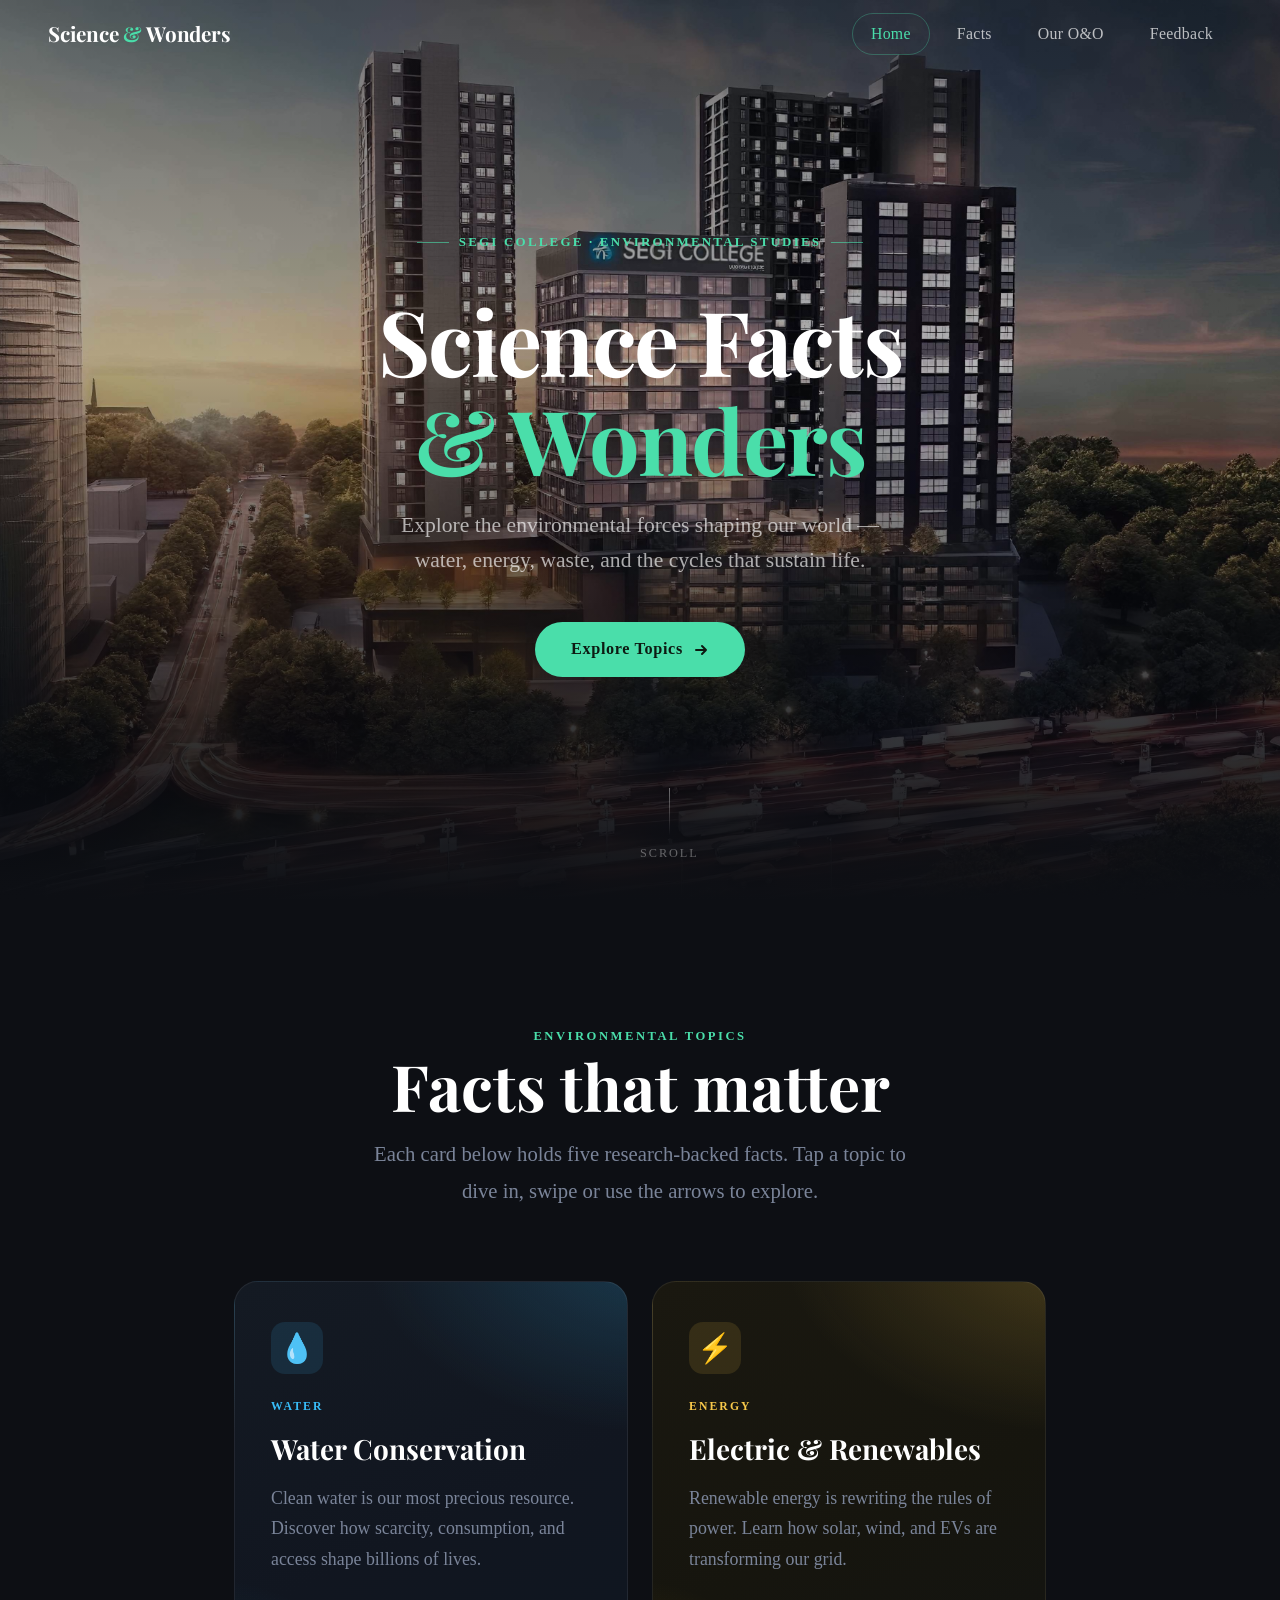
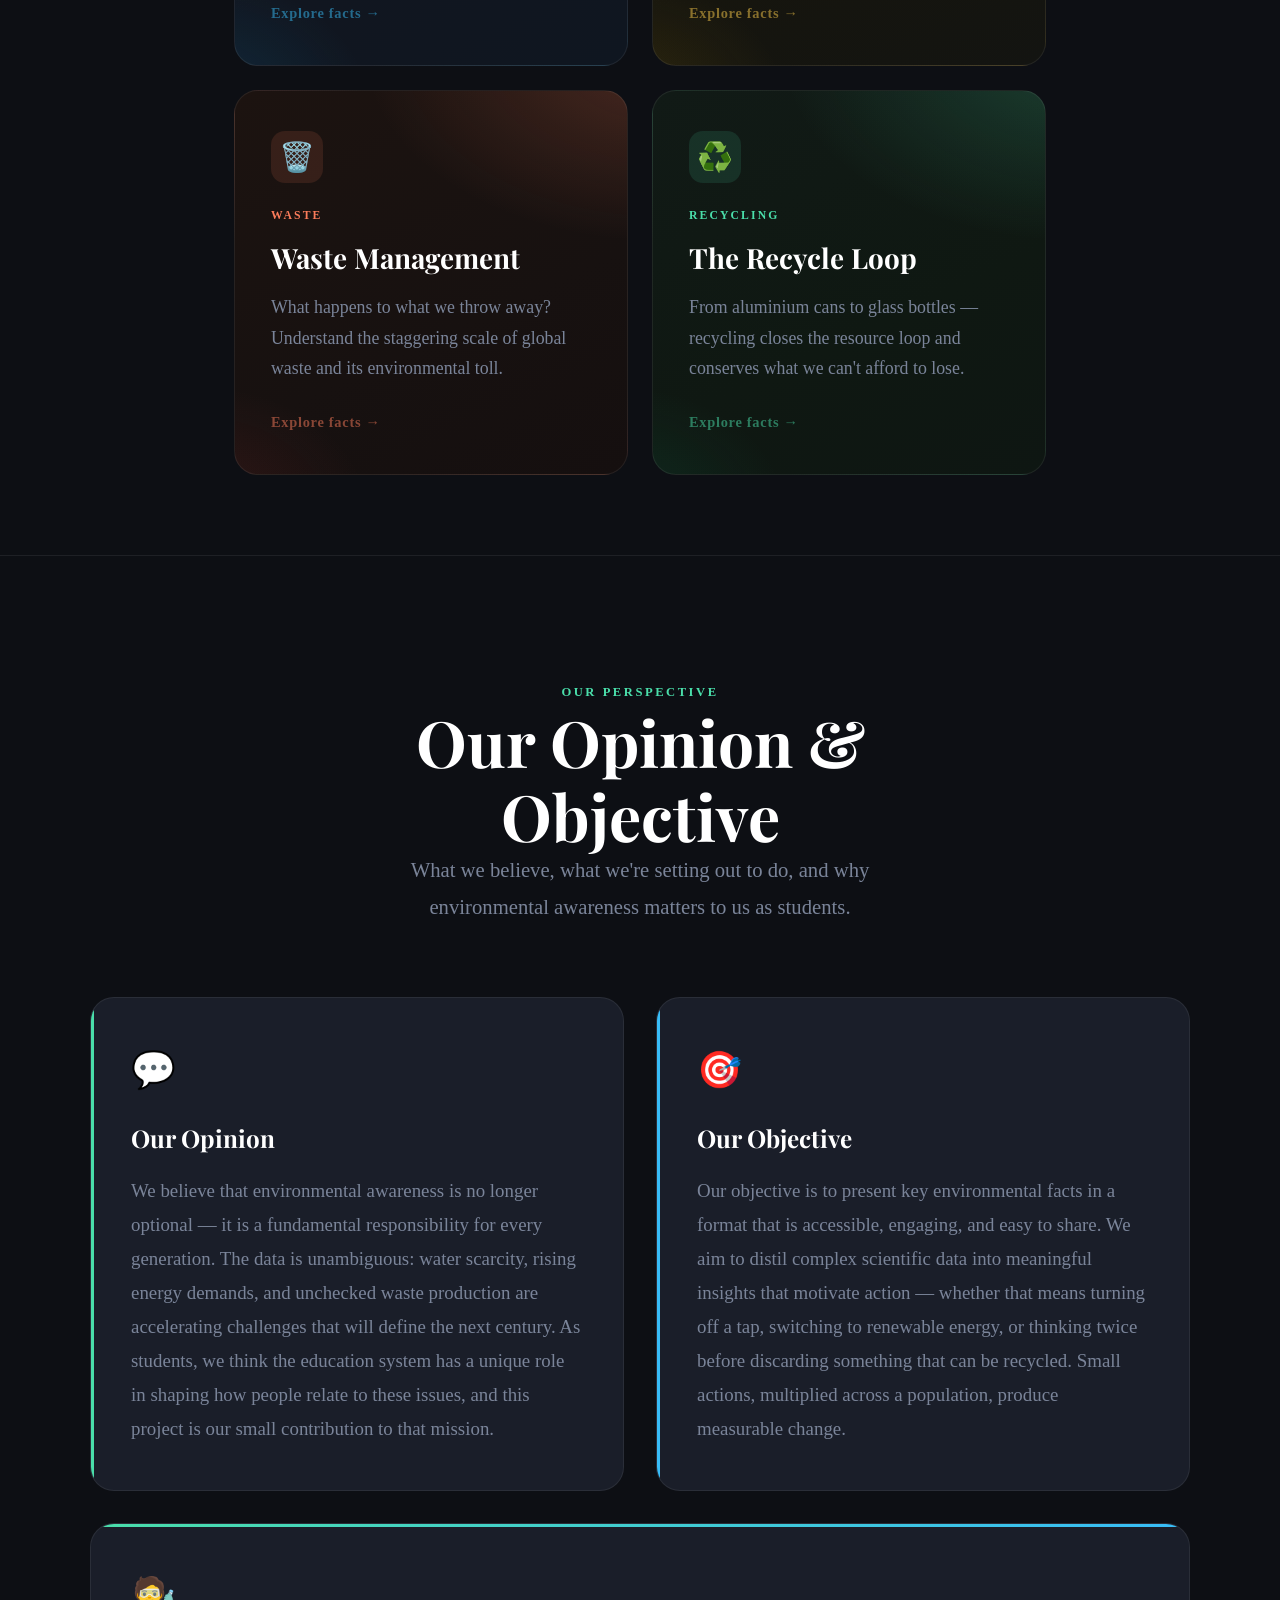
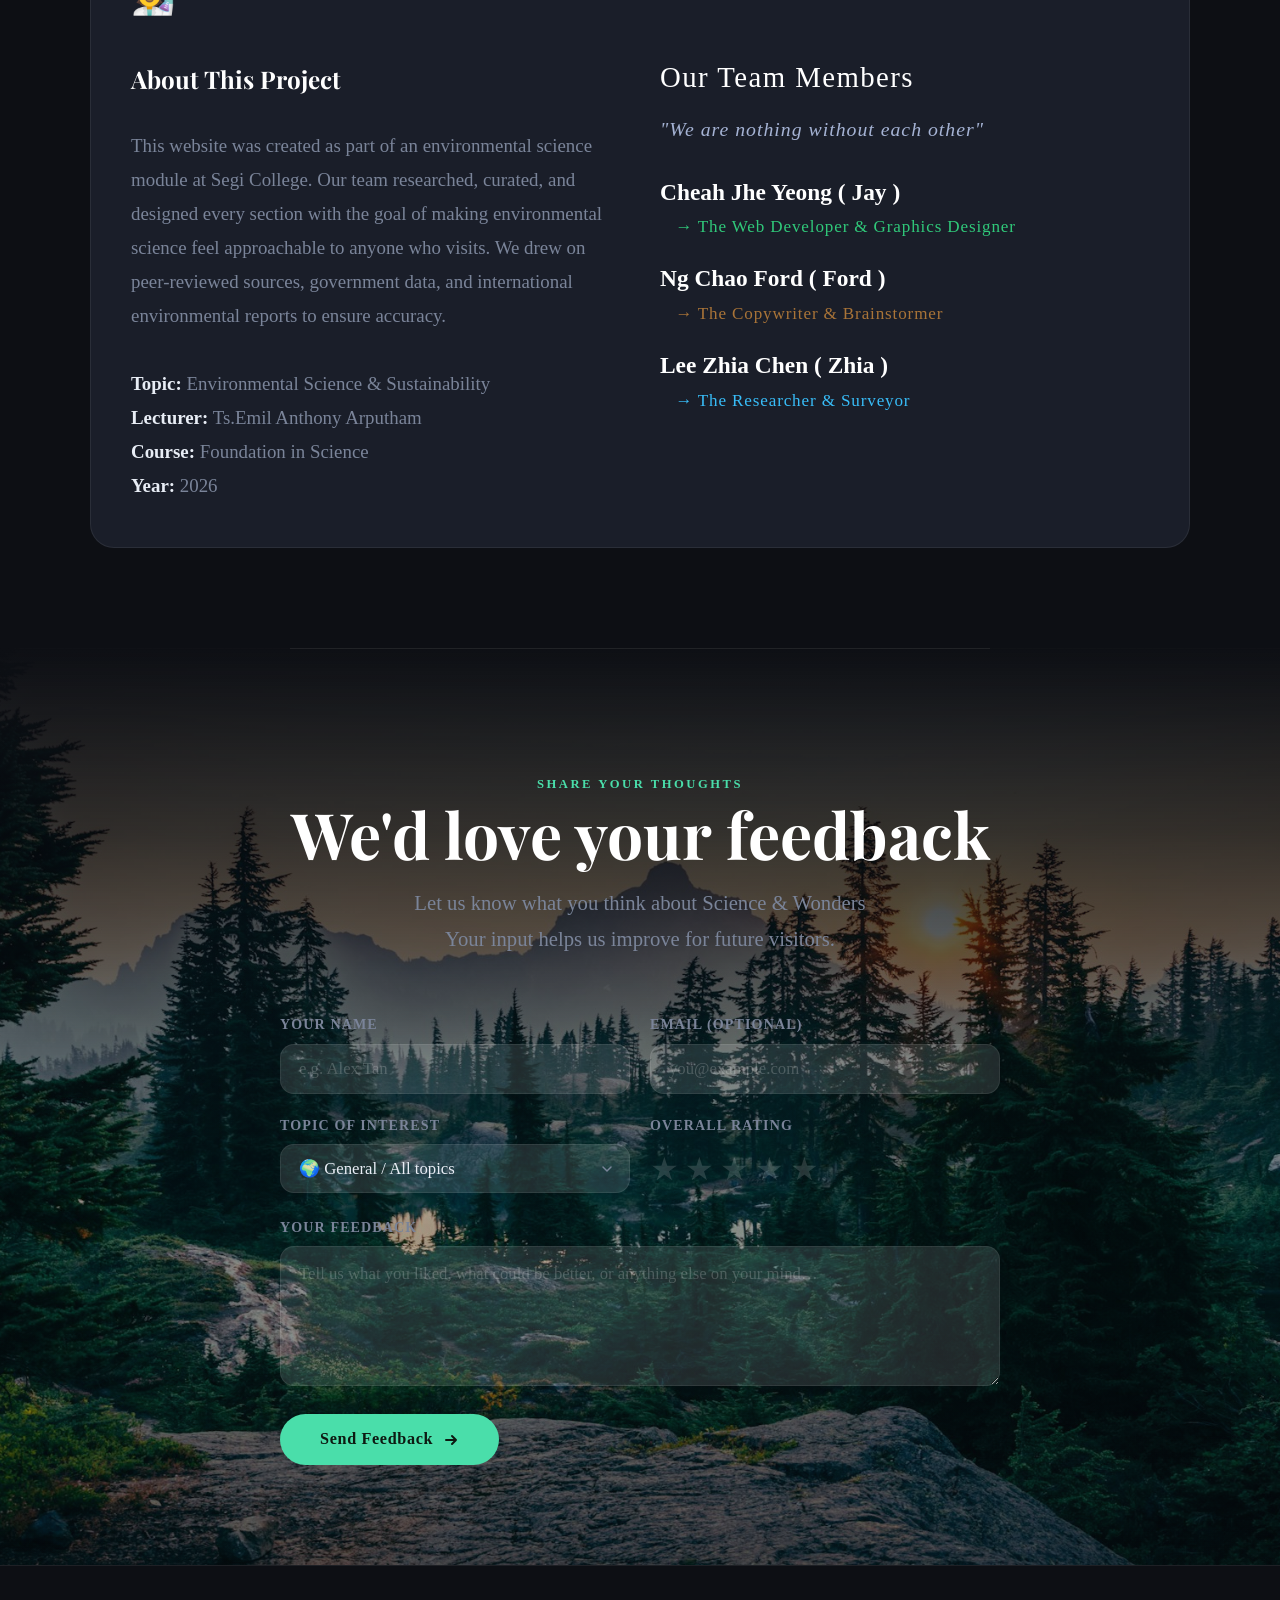
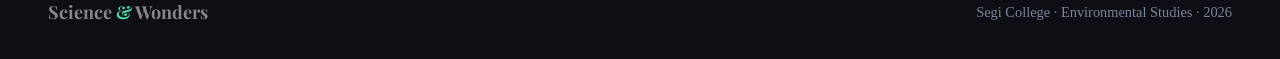
<file: index.html>
<!DOCTYPE html>
<html lang="en">
<head>
  <meta charset="UTF-8" />
  <meta name="viewport" content="width=device-width, initial-scale=1.0" />
  <title>Science Facts & Wonders</title>
  <link rel="icon" type="image/png" href="leaf_icon.png">
  <link rel="preconnect" href="https://fonts.googleapis.com" />
  <link rel="preconnect" href="https://fonts.gstatic.com" crossorigin />
  <link href="https://fonts.googleapis.com/css2?family=Playfair+Display:wght@400;700&family=Inter:wght@300;400;500;600;700&display=swap" rel="stylesheet" />
  <link rel="stylesheet" href="style.css" />
</head>
<body>

  <!-- ══════════════════════════════════════════════
       NAVBAR
  ══════════════════════════════════════════════ -->
  <nav id="navbar">
    <div class="nav-logo">Science <span>&</span> Wonders</div>
    <ul class="nav-links">
      <li><a href="#hero"     class="nav-link active">Home</a></li>
      <li><a href="#facts"    class="nav-link">Facts</a></li>
      <li><a href="#opinion"  class="nav-link">Our O&amp;O</a></li>
      <li><a href="#feedback" class="nav-link nav-feedback">Feedback</a></li>
    </ul>
  </nav>

  <!-- ══════════════════════════════════════════════
       HERO
  ══════════════════════════════════════════════ -->
  <section id="hero">
    <div class="hero-bg"></div>
    <div class="hero-overlay"></div>
    <div class="hero-content">
      <p class="hero-eyebrow">Segi College · Environmental Studies</p>
      <h1 class="hero-title">Science Facts<br><em>&amp; Wonders</em></h1>
      <p class="hero-subtitle">
        Explore the environmental forces shaping our world —<br>
        water, energy, waste, and the cycles that sustain life.
      </p>
      <a href="#facts" class="hero-cta">
        Explore Topics
        <svg width="16" height="16" viewBox="0 0 16 16" fill="none">
          <path d="M3 8h10M9 4l4 4-4 4" stroke="currentColor" stroke-width="2" stroke-linecap="round" stroke-linejoin="round"/>
        </svg>
      </a>
    </div>
    <div class="hero-scroll-hint">
      <div class="scroll-line"></div>
      <span>Scroll</span>
    </div>
  </section>

  <!-- ══════════════════════════════════════════════
       FACTS SECTION
  ══════════════════════════════════════════════ -->
  <section id="facts">
    <div class="facts-header reveal">
      <span class="section-eyebrow">Environmental Topics</span>
      <h2 class="section-heading">Facts that matter</h2>
      <p class="section-sub">
        Each card below holds five research-backed facts. Tap a topic to dive in, swipe or use the arrows to explore.
      </p>
    </div>

    <div class="topics-grid">
      <!-- Water -->
      <div class="topic-card water reveal reveal-delay-1" onclick="openTopic('water')" role="button" tabindex="0">
        <div class="card-icon">💧</div>
        <span class="card-tag">Water</span>
        <h3 class="card-title">Water Conservation</h3>
        <p class="card-desc">Clean water is our most precious resource. Discover how scarcity, consumption, and access shape billions of lives.</p>
        <span class="card-arrow">Explore facts →</span>
      </div>

      <!-- Electric -->
      <div class="topic-card electric reveal reveal-delay-2" onclick="openTopic('electric')" role="button" tabindex="0">
        <div class="card-icon">⚡</div>
        <span class="card-tag">Energy</span>
        <h3 class="card-title">Electric & Renewables</h3>
        <p class="card-desc">Renewable energy is rewriting the rules of power. Learn how solar, wind, and EVs are transforming our grid.</p>
        <span class="card-arrow">Explore facts →</span>
      </div>

      <!-- Waste -->
      <div class="topic-card waste reveal reveal-delay-3" onclick="openTopic('waste')" role="button" tabindex="0">
        <div class="card-icon">🗑️</div>
        <span class="card-tag">Waste</span>
        <h3 class="card-title">Waste Management</h3>
        <p class="card-desc">What happens to what we throw away? Understand the staggering scale of global waste and its environmental toll.</p>
        <span class="card-arrow">Explore facts →</span>
      </div>

      <!-- Recycle -->
      <div class="topic-card recycle reveal reveal-delay-4" onclick="openTopic('recycle')" role="button" tabindex="0">
        <div class="card-icon">♻️</div>
        <span class="card-tag">Recycling</span>
        <h3 class="card-title">The Recycle Loop</h3>
        <p class="card-desc">From aluminium cans to glass bottles — recycling closes the resource loop and conserves what we can't afford to lose.</p>
        <span class="card-arrow">Explore facts →</span>
      </div>
    </div>
  </section>

  <div class="divider"></div>

  <!-- ══════════════════════════════════════════════
       OPINION & OBJECTIVE
  ══════════════════════════════════════════════ -->
  <section id="opinion">
    <div class="opinion-inner">
      <div class="opinion-header reveal">
        <span class="section-eyebrow">Our Perspective</span>
        <h2 class="section-heading">Our Opinion &amp;<br>Objective</h2>
        <p style="text-align: center; margin: 0 auto;" class="section-sub">
          What we believe, what we're setting out to do, and why environmental awareness matters to us as students.
        </p>
      </div>

      <div class="opinion-grid">

        <!-- Block 1 — Opinion -->
        <div class="oo-block reveal reveal-delay-1">
          <div class="oo-icon">💬</div>
          <h3 class="oo-title">Our Opinion</h3>
          <!-- EDIT: Replace the paragraph text below with your own opinion. Keep it within the <p> tags. -->
          <p class="oo-body">
            We believe that environmental awareness is no longer optional — it is a fundamental responsibility
            for every generation. The data is unambiguous: water scarcity, rising energy demands, and
            unchecked waste production are accelerating challenges that will define the next century.
            As students, we think the education system has a unique role in shaping how people relate to
            these issues, and this project is our small contribution to that mission.
          </p>
        </div>

        <!-- Block 2 — Objective -->
        <div class="oo-block secondary reveal reveal-delay-2">
          <div class="oo-icon">🎯</div>
          <h3 class="oo-title">Our Objective</h3>
          <!-- EDIT: Replace the paragraph text below with your own objective statement. Keep it within the <p> tags. -->
          <p class="oo-body">
            Our objective is to present key environmental facts in a format that is accessible, engaging,
            and easy to share. We aim to distil complex scientific data into meaningful insights that
            motivate action — whether that means turning off a tap, switching to renewable energy, or
            thinking twice before discarding something that can be recycled. Small actions, multiplied
            across a population, produce measurable change.
          </p>
        </div>

        <!-- Full-width block — About the team -->
        <div class="oo-full reveal reveal-delay-3">
          <div class="oo-full-left">
            <div class="oo-icon">🧑‍🔬</div>
            <h3 class="oo-title">About This Project</h3>             
            <p style="font-family: 'Times New Roman', serif;" class="oo-body">
              This website was created as part of an environmental science module at Segi College.
              Our team researched, curated, and designed every section with the goal of making
              environmental science feel approachable to anyone who visits. We drew on peer-reviewed
              sources, government data, and international environmental reports to ensure accuracy.
              
              <br><br>
              <strong style="color: #e8edf5;">Topic:</strong> Environmental Science &amp; Sustainability<br>
              <strong style="color: #e8edf5;">Lecturer:</strong> Ts.Emil Anthony Arputham <br>
              <strong style="color: #e8edf5;">Course:</strong> Foundation in Science<br>
              <strong style="color: #e8edf5;">Year:</strong> 2026<br>
            </p>
          </div>
          <div class="oo-full-right" style="display: flex; flex-direction: column; gap: 12px; justify-content: center;">
            <p style="font-size: 1.6rem; letter-spacing: 0.05em; color: #ffffff; font-family: 'Times New Roman', serif; margin-bottom: 2px;">Our Team Members</p>
            <p style="font-size: 1.1rem; letter-spacing: 0.05em; color: #a5b3d4; font-style: italic; margin-bottom: 16px;">"We are nothing without each other"</p>
            
            <!-- Member 1 -->
            <div style="margin-bottom: 8px;">
              <p style="font-size: 1.3rem; font-weight: 600; color: #ffffff; font-family: 'Times New Roman', serif; margin-bottom: 2px;">Cheah Jhe Yeong ( Jay )</p>
              <p style="font-size: 0.95rem; color: #30c97a; letter-spacing: 0.05em; text-indent: 15px;">&rarr; The Web Developer &amp; Graphics Designer</p>
            </div>

            <!-- Member 2 -->
            <div style="margin-bottom: 8px;">
              <p style="font-size: 1.3rem; font-weight: 600; color: #ffffff; font-family: 'Times New Roman', serif; margin-bottom: 2px;">Ng Chao Ford ( Ford )</p>
              <p style="font-size: 0.95rem; color: #a97438; letter-spacing: 0.05em; text-indent: 15px;">&rarr; The Copywriter &amp; Brainstormer</p>
            </div>

            <!-- Member 3 -->
            <div style="margin-bottom: 4px;">
              <p style="font-size: 1.3rem; font-weight: 600; color: #ffffff; font-family: 'Times New Roman', serif; margin-bottom: 2px;">Lee Zhia Chen ( Zhia )</p>
              <p style="font-size: 0.95rem; color: #38bdf8; letter-spacing: 0.05em; text-indent: 15px;">&rarr; The Researcher &amp; Surveyor</p>
            </div>
          </div>
        </div>

      </div><!-- /opinion-grid -->
    </div><!-- /opinion-inner -->
  </section>

  <!-- ══════════════════════════════════════════════
       FEEDBACK SECTION
  ══════════════════════════════════════════════ -->
  <section id="feedback">
    <div class="feedback-inner">
      <div class="feedback-header reveal">
        <span class="section-eyebrow">Share Your Thoughts</span>
        <h2 class="section-heading">We'd love your feedback</h2>
        <p class="section-sub">
          Let us know what you think about Science &amp; Wonders <br> Your input helps us improve for future visitors.
        </p>
      </div>

      <div class="feedback-form reveal reveal-delay-1">

        <!-- Name + Email -->
        <div class="fb-row">
          <div class="fb-field">
            <label for="fb-name">Your Name</label>
            <input type="text" id="fb-name" placeholder="e.g. Alex Tan" autocomplete="name" />
          </div>
          <div class="fb-field">
            <label for="fb-email">Email (optional)</label>
            <input type="email" id="fb-email" placeholder="you@example.com" autocomplete="email" />
          </div>
        </div>

        <!-- Topic + Rating -->
        <div class="fb-row">
          <div class="fb-field">
            <label for="fb-topic">Topic of Interest</label>
            <select id="fb-topic">
              <option value="general">🌍 General / All topics</option>
              <option value="water">💧 Water Conservation</option>
              <option value="electric">⚡ Electric &amp; Renewables</option>
              <option value="waste">🗑️ Waste Management</option>
              <option value="recycle">♻️ The Recycle Loop</option>
            </select>
          </div>
          <div class="star-row">
            <label>Overall Rating</label>
            <div class="stars">
              <input type="radio" id="s5" name="rating" value="5"><label for="s5" title="5 stars">★</label>
              <input type="radio" id="s4" name="rating" value="4"><label for="s4" title="4 stars">★</label>
              <input type="radio" id="s3" name="rating" value="3"><label for="s3" title="3 stars">★</label>
              <input type="radio" id="s2" name="rating" value="2"><label for="s2" title="2 stars">★</label>
              <input type="radio" id="s1" name="rating" value="1"><label for="s1" title="1 star">★</label>
            </div>
          </div>
        </div>

        <!-- Feedback text -->
        <div class="fb-field">
          <label for="fb-message">Your Feedback</label>
          <textarea id="fb-message" placeholder="Tell us what you liked, what could be better, or anything else on your mind…"></textarea>
        </div>

        <!-- Submit -->
        <button class="fb-submit" onclick="submitFeedback()">
          Send Feedback
          <svg width="16" height="16" viewBox="0 0 16 16" fill="none">
            <path d="M3 8h10M9 4l4 4-4 4" stroke="currentColor" stroke-width="2" stroke-linecap="round" stroke-linejoin="round"/>
          </svg>
        </button>

        <!-- Success toast -->
        <div class="fb-toast" id="fb-toast">
          <span class="fb-toast-icon">✅</span>
          <span>Thank you! Your feedback has been securely submitted for research.</span>
        </div>

      </div><!-- /feedback-form -->
    </div><!-- /feedback-inner -->
  </section>

  <!-- ══════════════════════════════════════════════
       FOOTER
  ══════════════════════════════════════════════ -->
  <footer>
    <div class="foot-logo">Science <span>&</span> Wonders</div>
    <span>Segi College · Environmental Studies · 2026</span>
  </footer>

  <!-- ══════════════════════════════════════════════
       FACT OVERLAY (full-screen viewer)
  ══════════════════════════════════════════════ -->
  <div id="fact-overlay" role="dialog" aria-modal="true">
    <div class="fact-bg" id="fact-bg"></div>
    <div class="fact-bg-dimmer"></div>

    <button class="overlay-back" onclick="closeTopic()">
      <svg width="16" height="16" viewBox="0 0 16 16" fill="none">
        <path d="M10 12L6 8l4-4" stroke="currentColor" stroke-width="2" stroke-linecap="round" stroke-linejoin="round"/>
      </svg>
      Back
    </button>

    <div class="fact-viewer">
      <div class="fact-glass-card" id="fact-card">
        <span class="glass-tag"  id="glass-tag"></span>
        <span class="glass-count" id="glass-count"></span>
        <span class="fact-quote-mark">"</span>
        <p class="fact-text" id="fact-text"></p>
      </div>

      <div class="fact-controls">
        <button class="fact-nav-btn" id="prev-btn" onclick="prevFact()" aria-label="Previous fact">
          <svg width="18" height="18" viewBox="0 0 18 18" fill="none">
            <path d="M11 13L7 9l4-4" stroke="currentColor" stroke-width="2" stroke-linecap="round" stroke-linejoin="round"/>
          </svg>
        </button>
        <div class="fact-progress" id="fact-progress"></div>
        <button class="fact-nav-btn" id="next-btn" onclick="nextFact()" aria-label="Next fact">
          <svg width="18" height="18" viewBox="0 0 18 18" fill="none">
            <path d="M7 5l4 4-4 4" stroke="currentColor" stroke-width="2" stroke-linecap="round" stroke-linejoin="round"/>
          </svg>
        </button>
      </div>
    </div>
  </div>

  <!-- ══════════════════════════════════════════════
       JAVASCRIPT
  ══════════════════════════════════════════════ -->
  <script>
    /* ── DATA ─────────────────────────────────────────────── */
    const FACTS = {
      water: {
        label: 'Water Conservation',
        facts: [
          "Only 3% of Earth's water is fresh, and two-thirds of that is locked in glaciers and polar ice caps.",
          "The average person uses 300-350 liters of water per day for domestic purposes.",
          "It takes approximately 6,000 liters of water to produce just one pound of beef.",
          "Over 1 billion people worldwide still lack access to safe and clean drinking water.",
          "A single dripping faucet can waste up to 10,000 liters of water every year."
        ],
        backgrounds: [
          'https://images.unsplash.com/photo-1505118380757-91f5f5632de0?q=90&w=1920',
          'https://images.unsplash.com/photo-1432405972618-c60b0225b8f9?q=90&w=1920',
          'https://images.unsplash.com/photo-1483728642387-6c3bdd6c93e5?q=90&w=1920',
          'https://images.unsplash.com/photo-1500534314209-a25ddb2bd429?q=90&w=1920',
          'https://images.unsplash.com/photo-1520942702018-0862200e6873?q=90&w=1920'
        ]
      },
      electric: {
        label: 'Electric & Renewables',
        facts: [
          "Solar energy is Earth's most abundant resource — one hour of sunlight could power the entire world for a year.",
          "Wind power capacity has been doubling roughly every three years, making it one of the fastest growing energy sources.",
          "LED lights consume 75% less energy than incandescent bulbs and last up to 25 times longer.",
          "Renewable sources now account for more than 29% of global electricity generation.",
          "Electric vehicles are 3–4× more energy-efficient than conventional petrol-powered cars."
        ],
        backgrounds: [
          'https://images.unsplash.com/photo-1466611653911-95081537e5b7?q=90&w=1920',
          'https://images.unsplash.com/photo-1473341304170-971dccb5ac1e?q=90&w=1920',
          'https://images.unsplash.com/photo-1548613053-22087dd8edb8?q=90&w=1920',
          'https://images.unsplash.com/photo-1497435334941-8c899ee9e8e9?q=90&w=1920',
          'https://images.unsplash.com/photo-1593941707882-a5bba14938c7?q=90&w=1920'
        ]
      },
      waste: {
        label: 'Waste Management',
        facts: [
          "The average person generates 2.1 kg of trash daily, roughly 725 kg of waste every year.",
          "Plastic bags can take up to 1,000 years to decompose in a landfill.",
          "Food waste alone accounts for 30–45% of Malaysia's total waste stream and contributes heavily to methane emissions in landfills.",
          "Malaysians discard approximately 1.1 million tons of plastic and single-use containers every single year.",
          "Composting can redirect up to 30% of household waste away from landfill entirely."
        ],
        backgrounds: [
          'https://images.unsplash.com/photo-1530587191325-3db32d826c18?q=90&w=1920',
          'https://images.unsplash.com/photo-1611284446314-60a58ac0deb9?q=90&w=1920',
          'https://images.unsplash.com/photo-1558618666-fcd25c85cd64?q=90&w=1920',
          'https://images.unsplash.com/photo-1619642751034-765dfdf7c58e?q=90&w=1920',
          'https://images.unsplash.com/photo-1591955506264-3f5a6834570a?q=90&w=1920'
        ]
      },
      recycle: {
        label: 'The Recycle Loop',
        facts: [
          "Recycling a single aluminium can saves enough energy to power a laptop for three hours.",
          "One tonne of recycled paper spares 17 trees, 25,000 liters of water, and 14,400,000 kJ of energy.",
          "Glass is 100% recyclable and can be remelted indefinitely without losing quality.",
          "The Malaysia recycling industry generates over RM4.5 billion in revenue and employs roughly 40,000 people.",
          "Recycling plastic saves twice as much energy as burning it for fuel."
        ],
        backgrounds: [
          'https://images.unsplash.com/photo-1542601906990-b4d3fb778b09?q=90&w=1920',
          'https://images.unsplash.com/photo-1567361808960-dec9cb578182?q=90&w=1920',
          'https://images.unsplash.com/photo-1506905925346-21bda4d32df4?q=90&w=1920',
          'https://images.unsplash.com/photo-1493246507139-91e8fad9978e?q=90&w=1920',
          'https://images.unsplash.com/photo-1518173946687-a4c8892bbd9f?q=90&w=1920'
        ]
      }
    };

    /* ── STATE ────────────────────────────────────────────── */
    let currentTopic = null;
    let currentIndex = 0;
    let touchStartX = 0;

    /* ── OPEN / CLOSE ─────────────────────────────────────── */
    function openTopic(topic) {
      currentTopic = topic;
      currentIndex = 0;
      buildProgress();
      renderFact('none');
      document.getElementById('fact-overlay').classList.add('active');
      document.body.style.overflow = 'hidden';
    }

    function closeTopic() {
      document.getElementById('fact-overlay').classList.remove('active');
      document.body.style.overflow = '';
    }

    /* ── RENDER ───────────────────────────────────────────── */
    function renderFact(dir) {
      const data = FACTS[currentTopic];
      const card = document.getElementById('fact-card');

      // text
      document.getElementById('fact-text').textContent    = data.facts[currentIndex];
      document.getElementById('glass-tag').textContent    = data.label;
      document.getElementById('glass-count').textContent  = `${currentIndex + 1} / ${data.facts.length}`;
      document.getElementById('fact-bg').style.backgroundImage = `url(${data.backgrounds[currentIndex]})`;

      // animate card
      card.classList.remove('anim-right', 'anim-left');
      void card.offsetWidth; // reflow
      if (dir === 'right') card.classList.add('anim-right');
      if (dir === 'left')  card.classList.add('anim-left');

      // progress pills
      document.querySelectorAll('.fpill').forEach((p, i) => {
        p.classList.toggle('active', i === currentIndex);
      });

      // buttons
      document.getElementById('prev-btn').disabled = currentIndex === 0;
      document.getElementById('next-btn').disabled = currentIndex === data.facts.length - 1;
    }

    function buildProgress() {
      const container = document.getElementById('fact-progress');
      container.innerHTML = '';
      const count = FACTS[currentTopic].facts.length;
      for (let i = 0; i < count; i++) {
        const pill = document.createElement('div');
        pill.className = 'fpill' + (i === 0 ? ' active' : '');
        container.appendChild(pill);
      }
    }

    function nextFact() {
      const max = FACTS[currentTopic].facts.length - 1;
      if (currentIndex < max) { currentIndex++; renderFact('right'); }
    }

    function prevFact() {
      if (currentIndex > 0) { currentIndex--; renderFact('left'); }
    }

    /* ── SWIPE ────────────────────────────────────────────── */
    const overlay = document.getElementById('fact-overlay');
    overlay.addEventListener('touchstart', e => { touchStartX = e.changedTouches[0].screenX; }, { passive: true });
    overlay.addEventListener('touchend', e => {
      const diff = touchStartX - e.changedTouches[0].screenX;
      if (Math.abs(diff) > 50) { diff > 0 ? nextFact() : prevFact(); }
    });

    /* ── KEYBOARD ─────────────────────────────────────────── */
    document.addEventListener('keydown', e => {
      if (!document.getElementById('fact-overlay').classList.contains('active')) return;
      if (e.key === 'ArrowRight') nextFact();
      if (e.key === 'ArrowLeft')  prevFact();
      if (e.key === 'Escape')     closeTopic();
    });

    /* ── KEYBOARD open cards ──────────────────────────────── */
    document.querySelectorAll('.topic-card').forEach(card => {
      card.addEventListener('keydown', e => {
        if (e.key === 'Enter' || e.key === ' ') {
          e.preventDefault();
          card.click();
        }
      });
    });

    /* ── NAVBAR scroll effect ─────────────────────────────── */
    const navbar = document.getElementById('navbar');
    window.addEventListener('scroll', () => {
      navbar.classList.toggle('scrolled', window.scrollY > 60);
      highlightNavLink();
    }, { passive: true });

    /* ── NAV active highlight ─────────────────────────────── */
    const sections = ['hero', 'facts', 'opinion', 'feedback'];
    function highlightNavLink() {
      let current = 'hero';
      sections.forEach(id => {
        const el = document.getElementById(id);
        if (el && window.scrollY >= el.offsetTop - 100) current = id;
      });
      document.querySelectorAll('.nav-link').forEach(a => {
        a.classList.toggle('active', a.getAttribute('href') === '#' + current);
      });
    }

    /* ── SMOOTH scroll for nav links ──────────────────────── */
    document.querySelectorAll('.nav-link, .hero-cta').forEach(a => {
      a.addEventListener('click', e => {
        const href = a.getAttribute('href');
        if (href && href.startsWith('#')) {
          e.preventDefault();
          const target = document.querySelector(href);
          if (target) target.scrollIntoView({ behavior: 'smooth' });
        }
      });
    });

    /* ── SCROLL REVEAL ────────────────────────────────────── */
    const revealObserver = new IntersectionObserver((entries) => {
      entries.forEach(entry => {
        if (entry.isIntersecting) {
          entry.target.classList.add('visible');
          revealObserver.unobserve(entry.target);
        }
      });
    }, { threshold: 0.12 });

    document.querySelectorAll('.reveal').forEach(el => revealObserver.observe(el));

    /* ── HERO parallax / ken-burns ────────────────────────── */
    window.addEventListener('load', () => {
      document.getElementById('hero').classList.add('loaded');
    });

    /* ── FEEDBACK ─────────────────────────────────────────── */
    // In-memory store for collected feedback entries
    // Change 'YOUR_FORM_ID' to your actual Formspree endpoint ID once you sign up
const FORMSPREEE_ENDPOINT = 'https://formspree.io/f/xkoayngb';

async function submitFeedback() {
  const name    = document.getElementById('fb-name').value.trim();
  const email   = document.getElementById('fb-email').value.trim();
  const topic   = document.getElementById('fb-topic').value;
  const message = document.getElementById('fb-message').value.trim();
  const ratingEl = document.querySelector('input[name="rating"]:checked');
  const rating  = ratingEl ? parseInt(ratingEl.value) : null;

  if (!name) {
    alert('Please enter your name before submitting.');
    document.getElementById('fb-name').focus();
    return;
  }
  if (!topic || topic === "") {
  alert('Please select a topic before submitting.');
  document.getElementById('fb-topic').focus();
  return;
}
  if (!ratingEl) {
  alert('Please rate before submitting.');
  const firstRatingRadio = document.querySelector('input[name="rating"]');
    if (firstRatingRadio) {
    firstRatingRadio.focus();
  }
  return;
}
  if (!message) {
    alert('Please write your feedback before submitting.');
    document.getElementById('fb-message').focus();
    return;
  }

  // Structure the research payload
  const formData = {
    name: name,
    email: email || "Not provided",
    topic: topic || "General",
    rating: rating || "No rating",
    message: message,
    submittedAt: new Date().toISOString()
  };

  try {
    // Send data securely to your cloud backend
    const response = await fetch(FORMSPREEE_ENDPOINT, {
      method: 'POST',
      headers: {
        'Content-Type': 'application/json',
        'Accept': 'application/json'
      },
      body: JSON.stringify(formData)
    });

    if (response.ok) {
      // Clear form inputs on successful save
      document.getElementById('fb-name').value    = '';
      document.getElementById('fb-email').value   = '';
      document.getElementById('fb-topic').value   = '';
      document.getElementById('fb-message').value = '';
      if (ratingEl) ratingEl.checked = false;

      // Unhide the success notification
      const toast = document.getElementById('fb-toast');
      toast.classList.add('show');
      toast.scrollIntoView({ behavior: 'smooth', block: 'nearest' });
    } else {
      alert('There was a problem submitting your data. Please try again.');
    }
  } catch (error) {
    console.error('Submission error:', error);
    alert('Network error. Could not reach the submission server.');
  }
}
  </script>
</body>
</html>
</file>
<file: style.css>
/* ============================================================
   SCIENCE FACTS & WONDERS — style.css
   Edit palette, type, and spacing tokens at the top.
   ============================================================ */
 
/* ── TOKENS ──────────────────────────────────────────────── */
:root {
  --clr-bg:        #0d0f14;
  --clr-surface:   #13161e;
  --clr-card:      #1a1e29;
  --clr-border:    rgba(255,255,255,0.07);
 
  --clr-accent:    #4adeaa;       /* mint-green accent */
  --clr-accent2:   #38bdf8;       /* sky-blue secondary */
  --clr-gold:      #f8c94a;       /* warm highlight */
 
  --clr-text:      #e8edf5;
  --clr-muted:     #7a8499;
  --clr-heading:   #ffffff;
 
  /* topic colours */
  --water:   #38bdf8;
  --electric:#f8c94a;
  --waste:   #fb7c5b;
  --recycle: #4adeaa;
 
  --ff-display: 'Playfair Display', serif;
  --ff-body:    'Times New Roman', sans-serif;
 
  --nav-h: 68px;
 
  --ease-out-expo: cubic-bezier(0.16, 1, 0.3, 1);
}
 
/* ── RESET ───────────────────────────────────────────────── */
*, *::before, *::after { margin: 0; padding: 0; box-sizing: border-box; }
html { scroll-behavior: smooth; font-size: 18px; }
body {
  font-family: var(--ff-body);
  background: var(--clr-bg);
  color: var(--clr-text);
  overflow-x: hidden;
  line-height: 1.6;
}
img { display: block; max-width: 100%; }
button { font-family: inherit; cursor: pointer; border: none; background: none; }
a { color: inherit; text-decoration: none; }
 
/* ── UTILITY ─────────────────────────────────────────────── */
.section-eyebrow {
  display: inline-block;
  font-size: 0.7rem;
  font-weight: 700;
  letter-spacing: 0.2em;
  text-transform: uppercase;
  color: var(--clr-accent);
  margin-bottom: 16px;
  margin: 0 auto;
}
.section-heading {
  font-family: var(--ff-display);
  font-size: clamp(2.2rem, 5vw, 3.8rem);
  font-weight: 700;
  color: var(--clr-heading);
  line-height: 1.15;
  margin: 0 auto;
}
.section-sub {
  font-size: 1.15rem;
  color: var(--clr-muted);
  max-width: 560px;
  line-height: 1.75;
  margin-top: 14px;
  margin: 0 auto;
}
 
/* ── NAVBAR ──────────────────────────────────────────────── */
#navbar {
  position: fixed;
  top: 0; left: 0; right: 0;
  height: var(--nav-h);
  z-index: 900;
  display: flex;
  align-items: center;
  justify-content: space-between;
  padding: 0 48px;
  background: rgba(13,15,20,0);
  backdrop-filter: blur(0px);
  transition: background 0.4s ease, backdrop-filter 0.4s ease, box-shadow 0.4s ease;
}
#navbar.scrolled {
  background: rgba(13,15,20,0.88);
  backdrop-filter: blur(20px);
  box-shadow: 0 1px 0 var(--clr-border);
}
.nav-logo {
  font-family: var(--ff-display);
  font-size: 1.15rem;
  font-weight: 700;
  color: var(--clr-heading);
  letter-spacing: -0.01em;
}
.nav-logo span { color: var(--clr-accent); }
.nav-links {
  display: flex;
  align-items: center;
  gap: 8px;
  list-style: none;
}
/* Make all standard nav buttons have an oval shape border, matching Feedback */
.nav-links li a {
  display: block;
  padding: 7px 18px;             /* Match the padding of the feedback button */
  border-radius: 50px;
  font-size: 0.88rem;
  font-weight: 500;
  color: rgba(255,255,255,0.7);
  letter-spacing: 0.02em;
  border: 1px solid transparent; /* Hidden border to prevent layout jitter on hover */
  transition: color 0.2s, background 0.2s, border-color 0.2s;
}

/* Subtle border and background for non-active links on hover */
.nav-links li a:hover:not(.nav-feedback):not(.active) {
  color: #fff;
  background: rgba(255,255,255,0.08);
  border-color: rgba(255,255,255,0.15);
}

/* Give the Active link (Home) its own distinct oval border color */
.nav-links li a.active {
  color: var(--clr-accent);
  border-color: rgba(74,222,170,0.3);
}
.nav-links li a.active:hover {
  background: rgba(74,222,170,0.08);
}
 
/* ── HERO ────────────────────────────────────────────────── */
#hero {
  position: relative;
  height: 100vh;
  min-height: 640px;
  display: flex;
  align-items: center;
  justify-content: center;
  overflow: hidden;
}
.hero-bg {
  position: absolute;
  inset: 0;
  background-image: url('hero-bg.png');
  background-size: cover;
  background-position: center 30%;
  transform: scale(1.04);
  transition: transform 8s ease;
}
#hero.loaded .hero-bg { transform: scale(1); }
.hero-overlay {
  position: absolute;
  inset: 0;
  background: linear-gradient(
    to bottom,
    rgba(6,8,14,0.55) 0%,
    rgba(6,8,14,0.3)  40%,
    rgba(6,8,14,0.8)  80%,
    rgba(13,15,20,1)  100%
  );
}
.hero-content {
  position: relative;
  z-index: 2;
  text-align: center;
  padding: 0 24px;
  max-width: 860px;
}
.hero-eyebrow {
  display: inline-flex;
  align-items: center;
  gap: 10px;
  font-size: 0.72rem;
  font-weight: 700;
  letter-spacing: 0.17em;
  text-transform: uppercase;
  color: var(--clr-accent);
  margin-bottom: 39px;
  opacity: 0;
  transform: translateY(20px);
  animation: fadeUp 0.8s var(--ease-out-expo) 0.3s forwards;
}
.hero-eyebrow::before,
.hero-eyebrow::after {
  content: '';
  display: block;
  width: 32px;
  height: 1px;
  background: var(--clr-accent);
  opacity: 0.6;
}
.hero-title {
  font-family: var(--ff-display);
  font-size: clamp(2.8rem, 7vw, 6rem);
  font-weight: 700;
  color: #fff;
  line-height: 1.1;
  letter-spacing: -0.02em;
  opacity: 0;
  transform: translateY(28px);
  animation: fadeUp 0.9s var(--ease-out-expo) 0.5s forwards;
}
.hero-title em {
  font-style: normal;
  color: var(--clr-accent);
}
.hero-subtitle {
  margin-top: 20px;
  font-size: clamp(1rem, 2vw, 1.2rem);
  color: rgba(255,255,255,0.65);
  font-weight: 300;
  opacity: 0;
  transform: translateY(20px);
  animation: fadeUp 0.9s var(--ease-out-expo) 0.7s forwards;
}
.hero-cta {
  margin-top: 44px;
  display: inline-flex;
  align-items: center;
  gap: 10px;
  padding: 15px 36px;
  background: var(--clr-accent);
  color: #0d1a12;
  font-weight: 700;
  font-size: 0.9rem;
  letter-spacing: 0.04em;
  border-radius: 50px;
  opacity: 0;
  transform: translateY(20px);
  animation: fadeUp 0.9s var(--ease-out-expo) 0.9s forwards;
  transition: transform 0.25s, box-shadow 0.25s, background 0.25s;
  box-shadow: 0 0 0 0 rgba(74,222,170,0.4);
}
.hero-cta:hover {
  transform: translateY(-3px);
  background: #6fecbb;
  box-shadow: 0 12px 40px rgba(74,222,170,0.35);
}
.hero-scroll-hint {
  position: absolute;
  bottom: 36px;
  left: 50%;
  transform: translateX(-50%);
  z-index: 2;
  display: flex;
  flex-direction: column;
  align-items: center;
  gap: 8px;
  font-size: 0.68rem;
  letter-spacing: 0.16em;
  text-transform: uppercase;
  color: rgba(255,255,255,0.35);
  opacity: 0;
  animation: fadeUp 1s ease 1.4s forwards;
}
.scroll-line {
  width: 1px;
  height: 48px;
  background: linear-gradient(to bottom, rgba(255,255,255,0.4), transparent);
  animation: scrollPulse 2s ease-in-out infinite;
}
 
/* ── FACTS SECTION ───────────────────────────────────────── */
#facts {
  padding: 120px 0 80px;
  position: relative;
}
.facts-header {
  text-align: center;
  padding: 0 24px;
  margin-bottom: 72px;
}
.facts-header .section-sub { margin: 14px auto 0; }
 
/* Topic Grid */
.topics-grid {
  display: grid;
  grid-template-columns: repeat(2, 1fr);
  gap: 24px;
  max-width: 860px;
  margin: 0 auto;
  padding: 0 24px;
}
.topic-card {
  border: 1px solid var(--clr-border);
  border-radius: 24px;
  padding: 40px 36px;
  cursor: pointer;
  display: flex;
  flex-direction: column;
  position: relative;
  overflow: hidden;
  transition: transform 0.35s var(--ease-out-expo), box-shadow 0.35s var(--ease-out-expo), border-color 0.25s;
}

/* Per-card gradient backgrounds */
.topic-card.water {
  background:
    radial-gradient(ellipse 140% 90% at 110% -10%, rgba(56,189,248,0.22) 0%, transparent 55%),
    radial-gradient(ellipse 80% 60% at -10% 110%, rgba(14,165,233,0.14) 0%, transparent 55%),
    linear-gradient(155deg, #141a23 0%, #111620 60%, #0f1620 100%);
}
.topic-card.electric {
  background:
    radial-gradient(ellipse 140% 90% at 110% -10%, rgba(248,201,74,0.22) 0%, transparent 55%),
    radial-gradient(ellipse 80% 60% at -10% 110%, rgba(234,179,8,0.12) 0%, transparent 55%),
    linear-gradient(155deg, #1a1810 0%, #16150e 60%, #131411 100%);
}
.topic-card.waste {
  background:
    radial-gradient(ellipse 140% 90% at 110% -10%, rgba(251,124,91,0.22) 0%, transparent 55%),
    radial-gradient(ellipse 80% 60% at -10% 110%, rgba(239,68,68,0.12) 0%, transparent 55%),
    linear-gradient(155deg, #1c1310 0%, #171110 60%, #150f0f 100%);
}
.topic-card.recycle {
  background:
    radial-gradient(ellipse 140% 90% at 110% -10%, rgba(74,222,170,0.20) 0%, transparent 55%),
    radial-gradient(ellipse 80% 60% at -10% 110%, rgba(16,185,129,0.12) 0%, transparent 55%),
    linear-gradient(155deg, #111a16 0%, #0f1812 60%, #0e1612 100%);
}

/* Shimmer sweep on hover */
.topic-card::before {
  content: "";
  position: absolute;
  inset: 0;
  background: linear-gradient(115deg, transparent 30%, rgba(255,255,255,0.045) 50%, transparent 70%);
  transform: translateX(-100%);
  transition: transform 0.6s var(--ease-out-expo);
  pointer-events: none;
}
.topic-card:hover::before {
  transform: translateX(100%);
}

.topic-card::after {
  content: '';
  position: absolute;
  inset: 0;
  border-radius: 24px;
  opacity: 0;
  transition: opacity 0.3s;
  pointer-events: none;
}
.topic-card:hover {
  transform: translateY(-6px);
  box-shadow: 0 24px 64px rgba(0,0,0,0.45);
}
.topic-card.water:hover   { border-color: var(--water);   box-shadow: 0 24px 64px rgba(56,189,248,0.15); }
.topic-card.electric:hover{ border-color: var(--electric); box-shadow: 0 24px 64px rgba(248,201,74,0.15); }
.topic-card.waste:hover   { border-color: var(--waste);   box-shadow: 0 24px 64px rgba(251,124,91,0.15); }
.topic-card.recycle:hover { border-color: var(--recycle); box-shadow: 0 24px 64px rgba(74,222,170,0.15); }

.card-icon {
  width: 52px; height: 52px;
  border-radius: 14px;
  display: flex; align-items: center; justify-content: center;
  font-size: 1.6rem;
  margin-bottom: 24px;
  flex-shrink: 0;
}
.water   .card-icon { background: rgba(56,189,248,0.12); }
.electric .card-icon{ background: rgba(248,201,74,0.12); }
.waste   .card-icon { background: rgba(251,124,91,0.12); }
.recycle .card-icon { background: rgba(74,222,170,0.12); }
 
.card-tag {
  font-size: 0.65rem;
  font-weight: 700;
  letter-spacing: 0.18em;
  text-transform: uppercase;
  margin-bottom: 10px;
}
.water   .card-tag { color: var(--water); }
.electric .card-tag{ color: var(--electric); }
.waste   .card-tag { color: var(--waste); }
.recycle .card-tag { color: var(--recycle); }
 
.card-title {
  font-family: var(--ff-display);
  font-size: 1.55rem;
  font-weight: 700;
  color: var(--clr-heading);
  margin-bottom: 12px;
}
.card-desc {
  font-size: 0.99rem;
  color: var(--clr-muted);
  line-height: 1.7;
  flex: 1;
}
.card-arrow {
  margin-top: 28px;
  display: inline-flex;
  align-items: center;
  gap: 8px;
  font-size: 0.8rem;
  font-weight: 600;
  letter-spacing: 0.05em;
  opacity: 0.5;
  transition: opacity 0.2s, gap 0.2s;
}
.water    .card-arrow { color: var(--water); }
.electric .card-arrow { color: var(--electric); }
.waste    .card-arrow { color: var(--waste); }
.recycle  .card-arrow { color: var(--recycle); }
.topic-card:hover .card-arrow { opacity: 1; gap: 13px; }
 
/* ── FACT VIEWER OVERLAY ─────────────────────────────────── */
#fact-overlay {
  display: none;
  position: fixed;
  inset: 0;
  z-index: 950;
  overflow: hidden;
}
#fact-overlay.active { display: block; }
 
.fact-bg {
  position: absolute;
  inset: 0;
  background-size: cover;
  background-position: center;
  transition: background-image 0.5s ease;
}
.fact-bg-dimmer {
  position: absolute;
  inset: 0;
  background: linear-gradient(160deg, rgba(0,0,0,0.62) 0%, rgba(0,0,0,0.45) 100%);
}
 
.overlay-back {
  position: absolute;
  top: 28px; left: 32px;
  z-index: 10;
  display: flex;
  align-items: center;
  gap: 10px;
  padding: 10px 22px;
  background: rgba(255,255,255,0.1);
  backdrop-filter: blur(12px);
  border: 1px solid rgba(255,255,255,0.18);
  border-radius: 50px;
  color: #fff;
  font-size: 0.85rem;
  font-weight: 600;
  letter-spacing: 0.03em;
  transition: background 0.2s;
}
.overlay-back:hover { background: rgba(255,255,255,0.18); }
 
.fact-viewer {
  position: absolute;
  inset: 0;
  display: flex;
  flex-direction: column;
  align-items: center;
  justify-content: center;
  padding: 100px 24px 60px;
}
 
.fact-glass-card {
  background: rgba(255,255,255,0.09);
  backdrop-filter: blur(32px) saturate(160%);
  -webkit-backdrop-filter: blur(32px) saturate(160%);
  border: 1px solid rgba(255,255,255,0.18);
  border-radius: 32px;
  padding: 64px 64px 56px;
  max-width: 760px;
  width: 100%;
  box-shadow: 0 40px 100px rgba(0,0,0,0.5), inset 0 1px 0 rgba(255,255,255,0.14);
  position: relative;
  min-height: 320px;
  display: flex;
  flex-direction: column;
  justify-content: center;
}
.glass-tag {
  position: absolute;
  top: 28px; left: 36px;
  font-size: 0.7rem;
  font-weight: 700;
  letter-spacing: 0.18em;
  text-transform: uppercase;
  color: rgba(255,255,255,0.5);
}
.glass-count {
  position: absolute;
  top: 28px; right: 36px;
  font-size: 0.78rem;
  font-weight: 600;
  letter-spacing: 0.1em;
  color: rgba(255,255,255,0.45);
}
.fact-quote-mark {
  font-family: var(--ff-display);
  font-size: 5rem;
  line-height: 0;
  color: rgba(255,255,255,0.1);
  margin-bottom: 24px;
  padding-top: 16px;
  display: block;
}
.fact-text {
  font-family: var(--ff-display);
  font-size: clamp(1.2rem, 2.5vw, 1.65rem);
  font-weight: 400;
  color: rgba(255,255,255,0.95);
  line-height: 1.75;
  text-align: center;
  text-shadow: 0 1px 6px rgba(0,0,0,0.3);
}
 
/* Fact nav controls */
.fact-controls {
  display: flex;
  align-items: center;
  gap: 16px;
  margin-top: 36px;
}
.fact-nav-btn {
  width: 52px; height: 52px;
  border-radius: 50%;
  background: rgba(255,255,255,0.1);
  border: 1px solid rgba(255,255,255,0.2);
  color: #fff;
  font-size: 1.2rem;
  display: flex; align-items: center; justify-content: center;
  transition: background 0.2s, transform 0.2s;
  backdrop-filter: blur(8px);
}
.fact-nav-btn:hover:not(:disabled) {
  background: rgba(255,255,255,0.22);
  transform: scale(1.08);
}
.fact-nav-btn:disabled { opacity: 0.25; cursor: not-allowed; }
 
/* Progress pills */
.fact-progress {
  display: flex;
  gap: 7px;
  align-items: center;
}
.fpill {
  height: 4px;
  width: 24px;
  border-radius: 2px;
  background: rgba(255,255,255,0.22);
  transition: width 0.35s var(--ease-out-expo), background 0.35s;
}
.fpill.active {
  width: 44px;
  background: #fff;
}
 
/* card slide animations */
@keyframes slideInRight {
  from { opacity: 0; transform: translateX(60px); }
  to   { opacity: 1; transform: translateX(0); }
}
@keyframes slideInLeft {
  from { opacity: 0; transform: translateX(-60px); }
  to   { opacity: 1; transform: translateX(0); }
}
.fact-glass-card.anim-right { animation: slideInRight 0.45s var(--ease-out-expo); }
.fact-glass-card.anim-left  { animation: slideInLeft  0.45s var(--ease-out-expo); }
 
/* ── OPINION & OBJECTIVE ─────────────────────────────────── */
#opinion {
  padding: 120px 24px 100px;
  position: relative;
}
.opinion-inner {
  max-width: 1100px;
  margin: 0 auto;
}
.opinion-header {
  margin-bottom: 72px;
  text-align: center;
}
.opinion-grid {
  display: grid;
  grid-template-columns: 1fr 1fr;
  gap: 32px;
}
.oo-block {
  background: var(--clr-card);
  border: 1px solid var(--clr-border);
  border-radius: 24px;
  padding: 44px 40px;
  position: relative;
  overflow: hidden;
  transition: border-color 0.3s;
}
.oo-block:hover { border-color: rgba(74,222,170,0.25); }
.oo-block::before {
  content: '';
  position: absolute;
  top: 0; left: 0;
  width: 3px; height: 100%;
  background: var(--clr-accent);
  border-radius: 3px 0 0 3px;
}
.oo-block.secondary::before { background: var(--clr-accent2); }
 
.oo-icon {
  font-size: 2rem;
  margin-bottom: 20px;
}
.oo-title {
  font-family: var(--ff-display);
  font-size: 1.35rem;
  font-weight: 700;
  color: var(--clr-heading);
  margin-bottom: 16px;
}
.oo-body {
  font-size: 1.05rem;
  color: var(--clr-muted);
  line-height: 1.8;
}
.oo-full {
  grid-column: 1 / -1;
  background: var(--clr-card);
  border: 1px solid var(--clr-border);
  border-radius: 24px;
  padding: 44px 40px;
  display: grid;
  grid-template-columns: 1fr 1fr;
  gap: 40px;
  position: relative;
  overflow: hidden;
  transition: border-color 0.3s;
}
.oo-full:hover { border-color: rgba(248,201,74,0.25); }
.oo-full::before {
  content: '';
  position: absolute;
  top: 0; left: 0;
  width: 100%; height: 3px;
  background: linear-gradient(to right, var(--clr-accent), var(--clr-accent2));
}
.oo-full-left {
  display: flex;
  flex-direction: column;
  justify-content: center;
  gap: 14px;
}
.oo-full-right {
  display: flex;
  flex-direction: column;
  justify-content: center;
  gap: 14px;
}
 
/* ── FEEDBACK SECTION ────────────────────────────────────── */
#feedback {
  padding: 120px 24px 100px;
  position: relative;
  
  /* Upside down gradient: rich dark background at the top fading to transparent, over the forest asset */
  background-image:linear-gradient(
              to top,
              rgba(6,8,14,0.55) 0%,
              rgba(6,8,14,0.3)  40%,
              rgba(6,8,14,0.8)  80%,
              rgba(13,15,20,1)  100%
            ),
                url('forest.jpg');
  background-size: cover;
  background-position: center;
  background-attachment: scroll;
}
#feedback::before {
  content: '';
  position: absolute;
  top: 0; left: 50%; transform: translateX(-50%);
  width: min(700px, 90%);
  height: 1px;
  background: var(--clr-border);
}
.feedback-inner {
  max-width: 720px;
  margin: 0 auto;
}
.feedback-header {
  text-align: center;
  margin-bottom: 56px;
}
.feedback-header .section-sub { margin: 14px auto 0; }

.feedback-form {
  display: flex;
  flex-direction: column;
  gap: 20px;
}

.fb-row {
  display: grid;
  grid-template-columns: 1fr 1fr;
  gap: 20px;
}

.fb-field {
  display: flex;
  flex-direction: column;
  gap: 8px;
}
.fb-field label {
  font-size: 0.78rem;
  font-weight: 600;
  letter-spacing: 0.08em;
  text-transform: uppercase;
  color: var(--clr-muted);
}
.fb-field input,
.fb-field select,
.fb-field textarea {
  background: rgba(255,255,255,0.12);
  border: 1px solid var(--clr-border);
  border-radius: 14px;
  padding: 14px 18px;
  font-family: var(--ff-body);
  font-size: 0.93rem;
  color: var(--clr-text);
  outline: none;
  transition: border-color 0.25s, background 0.25s, box-shadow 0.25s;
  width: 100%;
}
.fb-field input::placeholder,
.fb-field textarea::placeholder { color: rgba(255,255,255,0.2); }
.fb-field input:focus,
.fb-field select:focus,
.fb-field textarea:focus {
  border-color: var(--clr-accent);
  background: rgba(74,222,170,0.05);
  box-shadow: 0 0 0 3px rgba(74,222,170,0.12);
}
.fb-field select {
  appearance: none;
  background-image: url("data:image/svg+xml,%3Csvg xmlns='http://www.w3.org/2000/svg' width='12' height='12' viewBox='0 0 12 12'%3E%3Cpath d='M2 4l4 4 4-4' stroke='%237a8499' stroke-width='1.5' fill='none' stroke-linecap='round'/%3E%3C/svg%3E");
  background-repeat: no-repeat;
  background-position: right 16px center;
  padding-right: 40px;
  cursor: pointer;
}
.fb-field select option { background: #1a1e29; color: var(--clr-text); }
.fb-field textarea { resize: vertical; min-height: 140px; line-height: 1.6; }

/* Star rating */
.star-row {
  display: flex;
  flex-direction: column;
  gap: 8px;
}
.star-row label:first-child {
  font-size: 0.78rem;
  font-weight: 600;
  letter-spacing: 0.08em;
  text-transform: uppercase;
  color: var(--clr-muted);
}
.stars {
  display: flex;
  gap: 6px;
  flex-direction: row-reverse;
  justify-content: flex-end;
}
.stars input { display: none; }
.stars label {
  font-size: 1.8rem;
  color: rgba(255,255,255,0.15);
  cursor: pointer;
  transition: color 0.15s, transform 0.15s;
  text-transform: none;
  letter-spacing: 0;
}
.stars label:hover,
.stars label:hover ~ label,
.stars input:checked ~ label {
  color: var(--clr-gold);
}
.stars label:hover { transform: scale(1.2); }

/* Submit button */
.fb-submit {
  margin-top: 8px;
  display: inline-flex;
  align-items: center;
  justify-content: center;
  gap: 10px;
  padding: 16px 40px;
  background: var(--clr-accent);
  color: #0d1a12;
  font-family: var(--ff-body);
  font-weight: 700;
  font-size: 0.9rem;
  letter-spacing: 0.04em;
  border-radius: 50px;
  border: none;
  cursor: pointer;
  align-self: flex-start;
  transition: transform 0.25s, box-shadow 0.25s, background 0.25s;
  box-shadow: 0 0 0 0 rgba(74,222,170,0.4);
}
.fb-submit:hover {
  transform: translateY(-3px);
  background: #6fecbb;
  box-shadow: 0 12px 40px rgba(74,222,170,0.35);
}
.fb-submit:active { transform: translateY(0); }

/* Success toast */
.fb-toast {
  display: none;
  align-items: center;
  gap: 14px;
  background: rgba(74,222,170,0.1);
  border: 1px solid rgba(74,222,170,0.3);
  border-radius: 16px;
  padding: 18px 24px;
  margin-top: 16px;
  color: var(--clr-accent);
  font-size: 0.92rem;
  font-weight: 500;
}
.fb-toast.show { display: flex; }
.fb-toast-icon { font-size: 1.4rem; flex-shrink: 0; }

/* Download link */
.fb-download {
  display: none;
  align-items: center;
  gap: 8px;
  margin-top: 12px;
  font-size: 0.82rem;
  color: var(--clr-accent2);
  font-weight: 600;
  cursor: pointer;
  text-decoration: underline;
  text-underline-offset: 3px;
  background: none;
  border: none;
  padding: 0;
  font-family: var(--ff-body);
}
.fb-download.show { display: inline-flex; }

/* ── FOOTER ──────────────────────────────────────────────── */
footer {
  border-top: 1px solid var(--clr-border);
  padding: 32px 48px;
  display: flex;
  align-items: center;
  justify-content: space-between;
  font-size: 0.8rem;
  color: var(--clr-muted);
}
footer .foot-logo {
  font-family: var(--ff-display);
  font-size: 1rem;
  font-weight: 700;
  color: rgba(255,255,255,0.5);
}
footer .foot-logo span { color: var(--clr-accent); }
 
/* ── ANIMATIONS ──────────────────────────────────────────── */
@keyframes fadeUp {
  to { opacity: 1; transform: translateY(0); }
}
@keyframes scrollPulse {
  0%, 100% { opacity: 0.4; }
  50%       { opacity: 1; }
}
 
/* scroll reveal */
.reveal {
  opacity: 0;
  transform: translateY(36px);
  transition: opacity 0.7s var(--ease-out-expo), transform 0.7s var(--ease-out-expo);
}
.reveal.visible { opacity: 1; transform: none; }
.reveal-delay-1 { transition-delay: 0.1s; }
.reveal-delay-2 { transition-delay: 0.2s; }
.reveal-delay-3 { transition-delay: 0.3s; }
.reveal-delay-4 { transition-delay: 0.4s; }
 
/* ── SECTION DIVIDER ─────────────────────────────────────── */
.divider {
  width: 100%;
  height: 1px;
  background: var(--clr-border);
  margin: 0;
}
 
/* ── RESPONSIVE ──────────────────────────────────────────── */
@media (max-width: 768px) {
  #navbar { padding: 0 20px; }
  .nav-links li a { padding: 7px 12px; font-size: 0.82rem; }
 
  .topics-grid { grid-template-columns: 1fr; gap: 16px; padding: 0 16px; }
  .opinion-grid { grid-template-columns: 1fr; }
  .oo-full { grid-template-columns: 1fr; gap: 24px; }
 
  .fact-glass-card { padding: 48px 28px 44px; }
  .fact-text { font-size: 1.1rem; }
 
  footer { flex-direction: column; gap: 10px; text-align: center; padding: 24px; }
  .fb-row { grid-template-columns: 1fr; }
  .fb-submit { width: 100%; justify-content: center; }
}
 
@media (max-width: 480px) {
  .hero-title { font-size: 2.4rem; }
  .nav-logo { font-size: 0.95rem; }
  .topics-grid { padding: 0 12px; }
  #facts { padding: 80px 0 60px; }
  #opinion { padding: 80px 16px 80px; }
}
</file>
